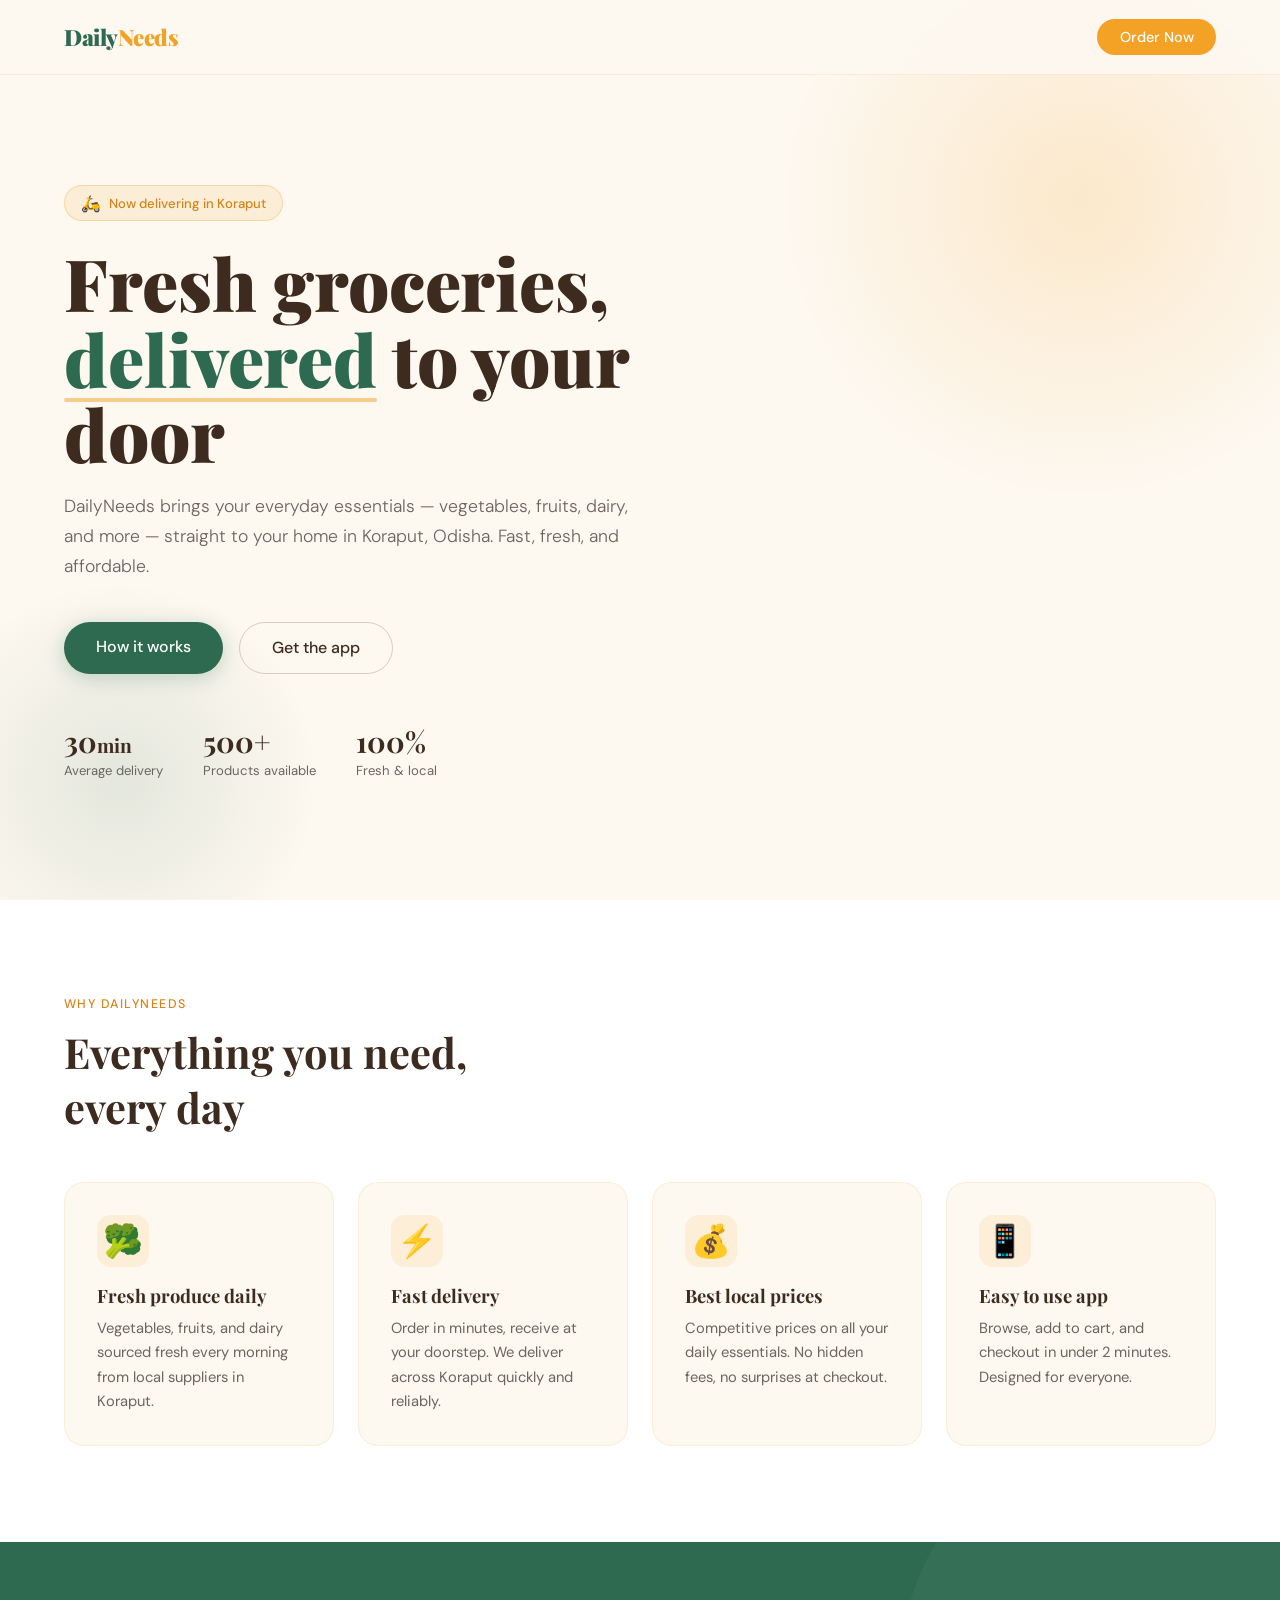
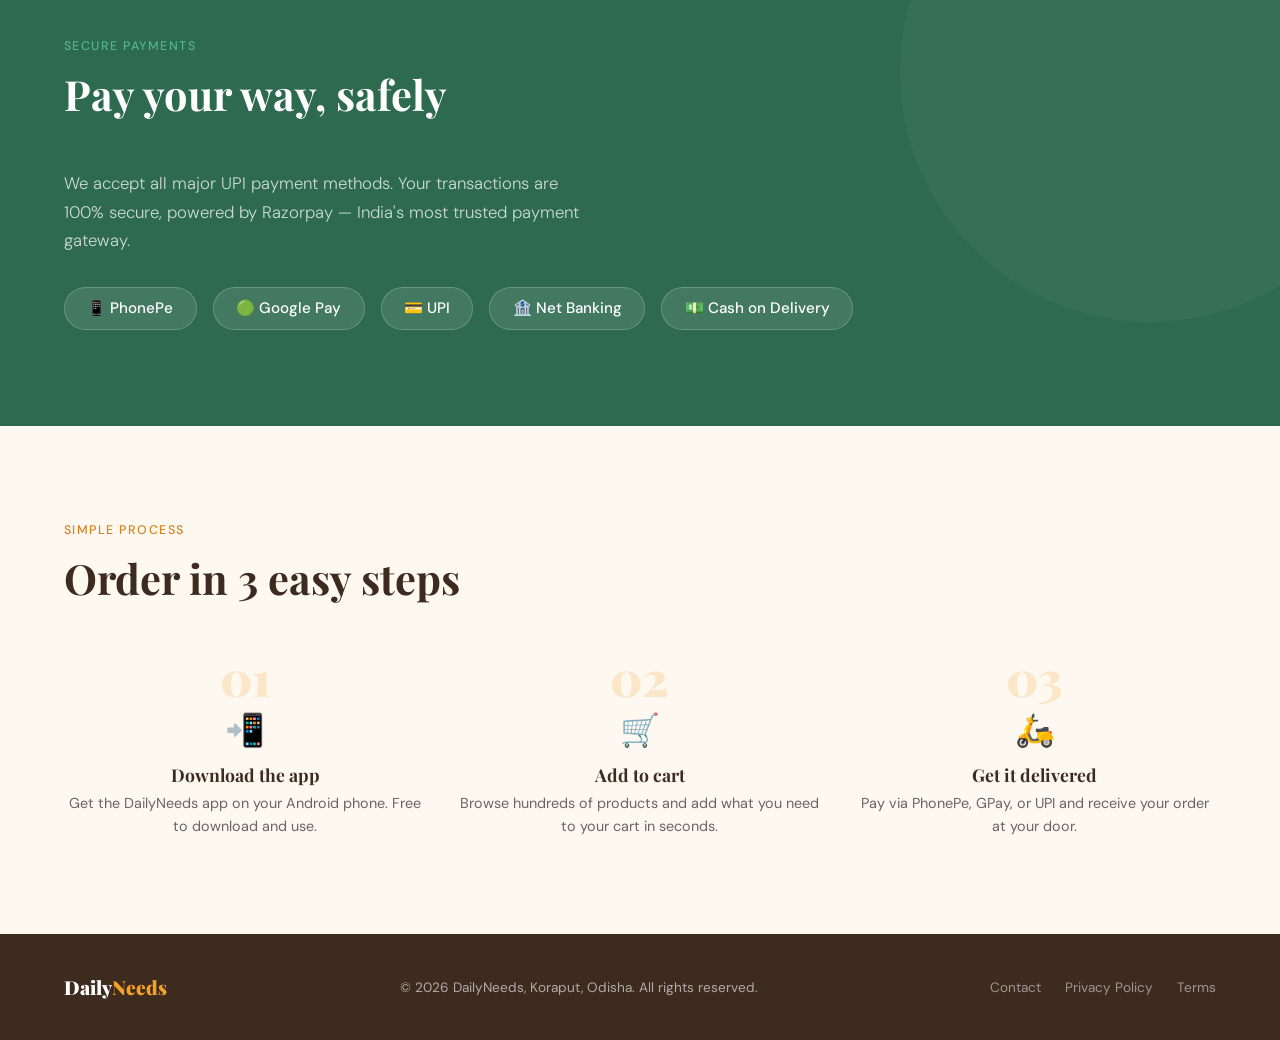
<file: index.html>
<!DOCTYPE html>
<html lang="en">
<head>
  <meta charset="UTF-8"/>
  <meta name="viewport" content="width=device-width, initial-scale=1.0"/>
  <title>DailyNeeds — Grocery Delivery in Koraput</title>
  <link href="https://fonts.googleapis.com/css2?family=Playfair+Display:wght@700;900&family=DM+Sans:wght@300;400;500&display=swap" rel="stylesheet"/>
  <style>
    *, *::before, *::after { box-sizing: border-box; margin: 0; padding: 0; }

    :root {
      --saffron: #F4A226;
      --saffron-dark: #D4841A;
      --green: #2D6A4F;
      --green-light: #52B788;
      --cream: #FDF8F0;
      --brown: #3D2B1F;
      --gray: #6B6560;
      --white: #FFFFFF;
    }

    html { scroll-behavior: smooth; }

    body {
      font-family: 'DM Sans', sans-serif;
      background: var(--cream);
      color: var(--brown);
      overflow-x: hidden;
    }

    /* NAV */
    nav {
      position: fixed; top: 0; left: 0; right: 0; z-index: 100;
      display: flex; align-items: center; justify-content: space-between;
      padding: 1.2rem 5%;
      background: rgba(253,248,240,0.92);
      backdrop-filter: blur(12px);
      border-bottom: 1px solid rgba(244,162,38,0.15);
    }
    .nav-logo {
      font-family: 'Playfair Display', serif;
      font-size: 1.4rem; font-weight: 900;
      color: var(--green);
      letter-spacing: -0.5px;
    }
    .nav-logo span { color: var(--saffron); }
    .nav-cta {
      background: var(--saffron);
      color: var(--white);
      border: none; border-radius: 50px;
      padding: 0.55rem 1.4rem;
      font-family: 'DM Sans', sans-serif;
      font-size: 0.9rem; font-weight: 500;
      cursor: pointer; text-decoration: none;
      transition: background 0.2s, transform 0.2s;
    }
    .nav-cta:hover { background: var(--saffron-dark); transform: translateY(-1px); }

    /* HERO */
    .hero {
      min-height: 100vh;
      display: flex; align-items: center;
      padding: 8rem 5% 4rem;
      position: relative;
      overflow: hidden;
    }
    .hero::before {
      content: '';
      position: absolute; top: -100px; right: -100px;
      width: 600px; height: 600px; border-radius: 50%;
      background: radial-gradient(circle, rgba(244,162,38,0.18) 0%, transparent 70%);
      pointer-events: none;
    }
    .hero::after {
      content: '';
      position: absolute; bottom: -80px; left: -80px;
      width: 400px; height: 400px; border-radius: 50%;
      background: radial-gradient(circle, rgba(45,106,79,0.12) 0%, transparent 70%);
      pointer-events: none;
    }
    .hero-content { max-width: 580px; position: relative; z-index: 1; }
    .hero-badge {
      display: inline-flex; align-items: center; gap: 0.5rem;
      background: rgba(244,162,38,0.12);
      border: 1px solid rgba(244,162,38,0.3);
      border-radius: 50px;
      padding: 0.4rem 1rem;
      font-size: 0.82rem; font-weight: 500;
      color: var(--saffron-dark);
      margin-bottom: 1.5rem;
      animation: fadeUp 0.6s ease both;
    }
    .hero-badge::before { content: '🛵'; font-size: 1rem; }

    h1 {
      font-family: 'Playfair Display', serif;
      font-size: clamp(2.8rem, 6vw, 4.5rem);
      font-weight: 900;
      line-height: 1.05;
      color: var(--brown);
      margin-bottom: 1.25rem;
      animation: fadeUp 0.6s 0.1s ease both;
    }
    h1 em {
      font-style: normal;
      color: var(--green);
      position: relative;
    }
    h1 em::after {
      content: '';
      position: absolute; bottom: 4px; left: 0; right: 0; height: 4px;
      background: var(--saffron); border-radius: 2px; opacity: 0.5;
    }

    .hero-sub {
      font-size: 1.1rem; font-weight: 300; color: var(--gray);
      line-height: 1.7; margin-bottom: 2.5rem;
      animation: fadeUp 0.6s 0.2s ease both;
    }

    .hero-actions {
      display: flex; gap: 1rem; flex-wrap: wrap;
      animation: fadeUp 0.6s 0.3s ease both;
    }
    .btn-primary {
      background: var(--green);
      color: var(--white);
      border: none; border-radius: 50px;
      padding: 0.9rem 2rem;
      font-family: 'DM Sans', sans-serif;
      font-size: 1rem; font-weight: 500;
      cursor: pointer; text-decoration: none;
      transition: background 0.2s, transform 0.2s, box-shadow 0.2s;
      box-shadow: 0 4px 20px rgba(45,106,79,0.25);
    }
    .btn-primary:hover { background: #235c40; transform: translateY(-2px); box-shadow: 0 8px 28px rgba(45,106,79,0.3); }
    .btn-secondary {
      background: transparent;
      color: var(--brown);
      border: 1.5px solid rgba(61,43,31,0.2);
      border-radius: 50px;
      padding: 0.9rem 2rem;
      font-family: 'DM Sans', sans-serif;
      font-size: 1rem; font-weight: 500;
      cursor: pointer; text-decoration: none;
      transition: border-color 0.2s, transform 0.2s;
    }
    .btn-secondary:hover { border-color: var(--green); color: var(--green); transform: translateY(-2px); }

    .hero-stats {
      display: flex; gap: 2.5rem; margin-top: 3rem;
      animation: fadeUp 0.6s 0.4s ease both;
    }
    .stat-num {
      font-family: 'Playfair Display', serif;
      font-size: 1.8rem; font-weight: 700; color: var(--brown);
    }
    .stat-label { font-size: 0.82rem; color: var(--gray); margin-top: 2px; }

    /* FEATURES */
    .features {
      padding: 6rem 5%;
      background: var(--white);
    }
    .section-label {
      font-size: 0.78rem; font-weight: 500; letter-spacing: 0.12em;
      text-transform: uppercase; color: var(--saffron-dark);
      margin-bottom: 0.75rem;
    }
    .section-title {
      font-family: 'Playfair Display', serif;
      font-size: clamp(1.8rem, 4vw, 2.6rem);
      font-weight: 700; color: var(--brown);
      margin-bottom: 3rem; max-width: 480px;
    }
    .features-grid {
      display: grid;
      grid-template-columns: repeat(auto-fit, minmax(260px, 1fr));
      gap: 1.5rem;
    }
    .feature-card {
      background: var(--cream);
      border-radius: 20px;
      padding: 2rem;
      border: 1px solid rgba(244,162,38,0.12);
      transition: transform 0.25s, box-shadow 0.25s;
    }
    .feature-card:hover { transform: translateY(-4px); box-shadow: 0 12px 40px rgba(61,43,31,0.08); }
    .feature-icon {
      font-size: 2rem; margin-bottom: 1rem;
      width: 52px; height: 52px;
      background: rgba(244,162,38,0.12);
      border-radius: 14px;
      display: flex; align-items: center; justify-content: center;
    }
    .feature-title {
      font-family: 'Playfair Display', serif;
      font-size: 1.15rem; font-weight: 700;
      color: var(--brown); margin-bottom: 0.5rem;
    }
    .feature-desc { font-size: 0.92rem; color: var(--gray); line-height: 1.65; }

    /* PAYMENT */
    .payment-section {
      padding: 6rem 5%;
      background: var(--green);
      color: var(--white);
      position: relative; overflow: hidden;
    }
    .payment-section::before {
      content: '';
      position: absolute; top: -120px; right: -120px;
      width: 500px; height: 500px; border-radius: 50%;
      background: rgba(255,255,255,0.04);
      pointer-events: none;
    }
    .payment-section .section-label { color: var(--green-light); }
    .payment-section .section-title { color: var(--white); }
    .payment-methods {
      display: flex; gap: 1rem; flex-wrap: wrap; margin-top: 2rem;
    }
    .payment-pill {
      background: rgba(255,255,255,0.1);
      border: 1px solid rgba(255,255,255,0.2);
      border-radius: 50px;
      padding: 0.65rem 1.4rem;
      font-size: 0.95rem; font-weight: 500;
      color: var(--white);
      display: flex; align-items: center; gap: 0.5rem;
    }
    .payment-desc {
      font-size: 1.05rem; font-weight: 300;
      line-height: 1.7; color: rgba(255,255,255,0.75);
      max-width: 520px; margin-bottom: 1.5rem;
    }

    /* HOW IT WORKS */
    .how-section { padding: 6rem 5%; background: var(--cream); }
    .steps { display: grid; grid-template-columns: repeat(auto-fit, minmax(220px, 1fr)); gap: 2rem; margin-top: 3rem; }
    .step { text-align: center; }
    .step-num {
      font-family: 'Playfair Display', serif;
      font-size: 3rem; font-weight: 900;
      color: rgba(244,162,38,0.2);
      line-height: 1;
      margin-bottom: 0.5rem;
    }
    .step-icon { font-size: 2rem; margin-bottom: 0.75rem; }
    .step-title {
      font-family: 'Playfair Display', serif;
      font-size: 1.1rem; font-weight: 700;
      color: var(--brown); margin-bottom: 0.4rem;
    }
    .step-desc { font-size: 0.9rem; color: var(--gray); line-height: 1.6; }

    /* FOOTER */
    footer {
      background: var(--brown); color: rgba(255,255,255,0.6);
      padding: 2.5rem 5%;
      display: flex; align-items: center; justify-content: space-between;
      flex-wrap: wrap; gap: 1rem;
    }
    .footer-logo {
      font-family: 'Playfair Display', serif;
      font-size: 1.2rem; font-weight: 900;
      color: var(--white);
    }
    .footer-logo span { color: var(--saffron); }
    footer p { font-size: 0.85rem; }
    .footer-links { display: flex; gap: 1.5rem; }
    .footer-links a { color: rgba(255,255,255,0.5); text-decoration: none; font-size: 0.85rem; transition: color 0.2s; }
    .footer-links a:hover { color: var(--saffron); }

    @keyframes fadeUp {
      from { opacity: 0; transform: translateY(24px); }
      to   { opacity: 1; transform: translateY(0); }
    }

    @media (max-width: 600px) {
      .hero-stats { gap: 1.5rem; }
      footer { flex-direction: column; text-align: center; }
      .footer-links { justify-content: center; }
    }
  </style>
</head>
<body>

  <!-- NAV -->
  <nav>
    <div class="nav-logo">Daily<span>Needs</span></div>
    <a href="#contact" class="nav-cta">Order Now</a>
  </nav>

  <!-- HERO -->
  <section class="hero">
    <div class="hero-content">
      <div class="hero-badge">Now delivering in Koraput</div>
      <h1>Fresh groceries, <em>delivered</em> to your door</h1>
      <p class="hero-sub">DailyNeeds brings your everyday essentials — vegetables, fruits, dairy, and more — straight to your home in Koraput, Odisha. Fast, fresh, and affordable.</p>
      <div class="hero-actions">
        <a href="#how" class="btn-primary">How it works</a>
        <a href="#contact" class="btn-secondary">Get the app</a>
      </div>
      <div class="hero-stats">
        <div>
          <div class="stat-num">30<span style="font-size:1.2rem">min</span></div>
          <div class="stat-label">Average delivery</div>
        </div>
        <div>
          <div class="stat-num">500+</div>
          <div class="stat-label">Products available</div>
        </div>
        <div>
          <div class="stat-num">100%</div>
          <div class="stat-label">Fresh & local</div>
        </div>
      </div>
    </div>
  </section>

  <!-- FEATURES -->
  <section class="features" id="features">
    <div class="section-label">Why DailyNeeds</div>
    <div class="section-title">Everything you need, every day</div>
    <div class="features-grid">
      <div class="feature-card">
        <div class="feature-icon">🥦</div>
        <div class="feature-title">Fresh produce daily</div>
        <div class="feature-desc">Vegetables, fruits, and dairy sourced fresh every morning from local suppliers in Koraput.</div>
      </div>
      <div class="feature-card">
        <div class="feature-icon">⚡</div>
        <div class="feature-title">Fast delivery</div>
        <div class="feature-desc">Order in minutes, receive at your doorstep. We deliver across Koraput quickly and reliably.</div>
      </div>
      <div class="feature-card">
        <div class="feature-icon">💰</div>
        <div class="feature-title">Best local prices</div>
        <div class="feature-desc">Competitive prices on all your daily essentials. No hidden fees, no surprises at checkout.</div>
      </div>
      <div class="feature-card">
        <div class="feature-icon">📱</div>
        <div class="feature-title">Easy to use app</div>
        <div class="feature-desc">Browse, add to cart, and checkout in under 2 minutes. Designed for everyone.</div>
      </div>
    </div>
  </section>

  <!-- PAYMENT -->
  <section class="payment-section" id="payment">
    <div class="section-label">Secure Payments</div>
    <div class="section-title">Pay your way, safely</div>
    <p class="payment-desc">We accept all major UPI payment methods. Your transactions are 100% secure, powered by Razorpay — India's most trusted payment gateway.</p>
    <div class="payment-methods">
      <div class="payment-pill">📱 PhonePe</div>
      <div class="payment-pill">🟢 Google Pay</div>
      <div class="payment-pill">💳 UPI</div>
      <div class="payment-pill">🏦 Net Banking</div>
      <div class="payment-pill">💵 Cash on Delivery</div>
    </div>
  </section>

  <!-- HOW IT WORKS -->
  <section class="how-section" id="how">
    <div class="section-label">Simple process</div>
    <div class="section-title">Order in 3 easy steps</div>
    <div class="steps">
      <div class="step">
        <div class="step-num">01</div>
        <div class="step-icon">📲</div>
        <div class="step-title">Download the app</div>
        <div class="step-desc">Get the DailyNeeds app on your Android phone. Free to download and use.</div>
      </div>
      <div class="step">
        <div class="step-num">02</div>
        <div class="step-icon">🛒</div>
        <div class="step-title">Add to cart</div>
        <div class="step-desc">Browse hundreds of products and add what you need to your cart in seconds.</div>
      </div>
      <div class="step">
        <div class="step-num">03</div>
        <div class="step-icon">🛵</div>
        <div class="step-title">Get it delivered</div>
        <div class="step-desc">Pay via PhonePe, GPay, or UPI and receive your order at your door.</div>
      </div>
    </div>
  </section>

  <!-- FOOTER -->
  <footer id="contact">
    <div class="footer-logo">Daily<span>Needs</span></div>
    <p>© 2026 DailyNeeds, Koraput, Odisha. All rights reserved.</p>
    <div class="footer-links">
      <a href="mailto:kprafullasd@gmail.com">Contact</a>
      <a href="#">Privacy Policy</a>
      <a href="#">Terms</a>
    </div>
  </footer>

</body>
</html>
</file>
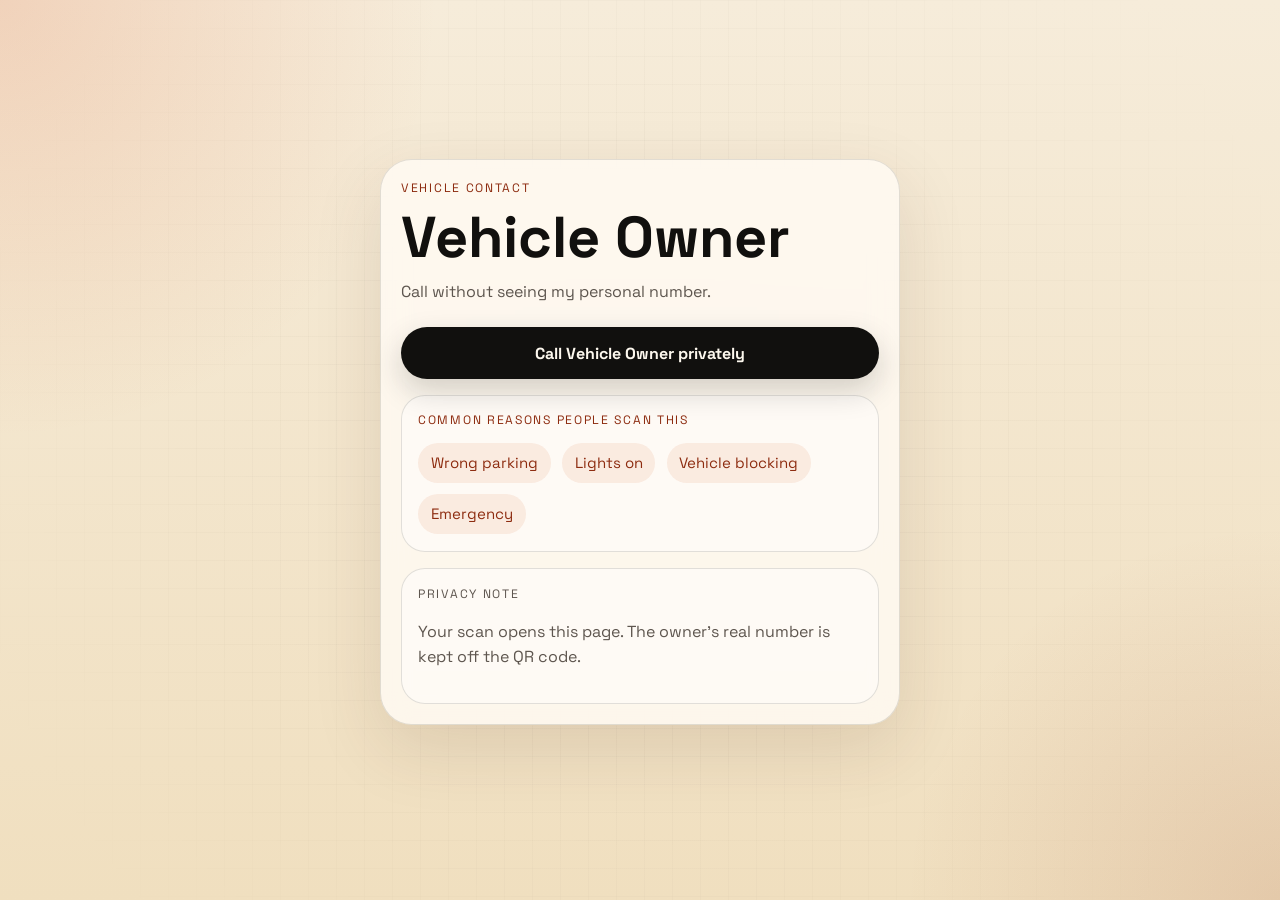
<file: tag/owner/index.html>
<!doctype html>
  <html lang="en">
    <head>
      <meta charset="utf-8">
      <meta name="viewport" content="width=device-width, initial-scale=1">
      <title>Scan to contact me privately</title>
      <link rel="preconnect" href="https://fonts.googleapis.com">
      <link rel="preconnect" href="https://fonts.gstatic.com" crossorigin>
      <link href="https://fonts.googleapis.com/css2?family=Space+Grotesk:wght@400;500;700&family=Instrument+Serif:ital@0;1&display=swap" rel="stylesheet">
      <link rel="stylesheet" href="/assets/styles.css">
    </head>
    <body class="tag-page">
      
    <main class="shell shell-tag">
      <section class="contact-card">
        <p class="eyebrow">Vehicle contact</p>
        <h1>Vehicle Owner</h1>
        <p class="lead">Call without seeing my personal number.</p>
        <a class="button button-primary button-wide" href="tel:09513886363">Call Vehicle Owner privately</a>
        <div class="reason-block">
          <p class="reason-label">Common reasons people scan this</p>
          <ul class="reason-list"><li class="reason-chip">Wrong parking</li><li class="reason-chip">Lights on</li><li class="reason-chip">Vehicle blocking</li><li class="reason-chip">Emergency</li></ul>
        </div>
        <div class="privacy-panel">
          <p class="privacy-title">Privacy note</p>
          <p>Your scan opens this page. The owner’s real number is kept off the QR code.</p>
        </div>
      </section>
    </main>
  
    </body>
  </html>
</file>
<file: assets/styles.css>
:root {
  --bg: #f6ecda;
  --bg-deep: #f0dfbf;
  --card: rgba(255, 251, 243, 0.84);
  --ink: #11100e;
  --muted: #5e564f;
  --accent: #d95f2f;
  --accent-deep: #8d2c10;
  --line: rgba(17, 16, 14, 0.12);
  --shadow: 0 24px 70px rgba(74, 42, 27, 0.12);
}

* {
  box-sizing: border-box;
}

html,
body {
  margin: 0;
  min-height: 100%;
}

body {
  font-family: "Space Grotesk", sans-serif;
  color: var(--ink);
  background:
    radial-gradient(circle at top left, rgba(217, 95, 47, 0.18), transparent 28%),
    radial-gradient(circle at bottom right, rgba(141, 44, 16, 0.12), transparent 24%),
    linear-gradient(180deg, var(--bg) 0%, var(--bg-deep) 100%);
}

body::before {
  content: "";
  position: fixed;
  inset: 0;
  pointer-events: none;
  background-image:
    linear-gradient(rgba(17, 16, 14, 0.03) 1px, transparent 1px),
    linear-gradient(90deg, rgba(17, 16, 14, 0.03) 1px, transparent 1px);
  background-size: 28px 28px;
  mask-image: radial-gradient(circle at center, black 20%, transparent 90%);
}

a {
  color: inherit;
}

code {
  font-family: "Space Grotesk", sans-serif;
  font-size: 0.92em;
  background: rgba(17, 16, 14, 0.06);
  border-radius: 999px;
  padding: 0.18rem 0.48rem;
}

.shell {
  width: min(1080px, calc(100% - 2rem));
  margin: 0 auto;
  padding: 2rem 0 3rem;
  position: relative;
}

.shell-home {
  padding-top: 3rem;
}

.shell-tag {
  min-height: 100vh;
  display: grid;
  place-items: center;
}

.hero-card,
.contact-card {
  border: 1px solid var(--line);
  border-radius: 32px;
  background: var(--card);
  backdrop-filter: blur(14px);
  box-shadow: var(--shadow);
}

.hero-card {
  display: grid;
  grid-template-columns: 1.3fr 0.8fr;
  gap: 1.5rem;
  padding: 1.5rem;
}

.hero-copy,
.qr-panel,
.contact-card {
  padding: 1.25rem;
}

.contact-card {
  width: min(520px, 100%);
}

.eyebrow,
.reason-label,
.privacy-title {
  text-transform: uppercase;
  letter-spacing: 0.14em;
  font-size: 0.76rem;
  color: var(--accent-deep);
  margin: 0 0 0.9rem;
}

h1,
h2 {
  margin: 0;
}

h1 {
  font-size: clamp(2.5rem, 5vw, 4.8rem);
  line-height: 0.94;
}

.contact-card h1 {
  font-size: clamp(2.3rem, 8vw, 3.6rem);
}

h2 {
  font-size: 1rem;
}

.lead,
.caption,
.info-card p,
.privacy-panel p,
.inline-note,
.setup-warning li,
.setup-warning p,
.setup-ok {
  color: var(--muted);
  line-height: 1.55;
}

.lead {
  margin: 1rem 0 0;
  max-width: 38rem;
  font-size: 1rem;
}

.cta-row {
  display: flex;
  flex-wrap: wrap;
  gap: 0.85rem;
  margin-top: 1.5rem;
}

.button {
  display: inline-flex;
  justify-content: center;
  align-items: center;
  gap: 0.4rem;
  min-height: 52px;
  padding: 0.85rem 1.2rem;
  border-radius: 999px;
  text-decoration: none;
  font-weight: 700;
  transition: transform 160ms ease, box-shadow 160ms ease, background 160ms ease;
}

.button:hover {
  transform: translateY(-1px);
}

.button-primary {
  background: var(--ink);
  color: #fdf8ee;
  box-shadow: 0 12px 30px rgba(17, 16, 14, 0.18);
}

.button-secondary {
  border: 1px solid var(--line);
  background: rgba(255, 255, 255, 0.5);
}

.button-wide {
  width: 100%;
  margin-top: 1.4rem;
}

.qr-panel {
  display: grid;
  gap: 1rem;
  align-content: start;
}

.qr-frame {
  display: grid;
  place-items: center;
  background: #f8f1df;
  border: 1px solid rgba(17, 16, 14, 0.08);
  border-radius: 28px;
  padding: 1rem;
  aspect-ratio: 1;
}

.qr-frame svg {
  width: 100%;
  height: auto;
}

.details-grid {
  display: grid;
  grid-template-columns: repeat(auto-fit, minmax(220px, 1fr));
  gap: 1rem;
  margin-top: 1rem;
}

.info-card,
.privacy-panel,
.reason-block,
.setup-warning,
.inline-note {
  border: 1px solid var(--line);
  border-radius: 24px;
  background: rgba(255, 255, 255, 0.48);
}

.info-card {
  padding: 1.1rem 1.15rem;
}

.setup-warning,
.inline-note,
.reason-block,
.privacy-panel {
  padding: 1rem 1rem 1.1rem;
}

.setup-warning ul,
.reason-list {
  list-style: none;
  padding: 0;
  margin: 0;
}

.setup-warning p,
.setup-ok {
  margin: 1rem 0 0;
}

.setup-warning li + li {
  margin-top: 0.35rem;
}

.reason-block,
.privacy-panel {
  margin-top: 1rem;
}

.reason-list {
  display: flex;
  flex-wrap: wrap;
  gap: 0.7rem;
}

.reason-chip {
  display: inline-flex;
  align-items: center;
  min-height: 40px;
  padding: 0.35rem 0.8rem;
  border-radius: 999px;
  background: rgba(217, 95, 47, 0.1);
  color: var(--accent-deep);
  font-size: 0.94rem;
}

.caption {
  margin: 0;
}

@media (max-width: 860px) {
  .hero-card,
  .details-grid {
    grid-template-columns: 1fr;
  }

  .shell-home {
    padding-top: 1.2rem;
  }
}
</file>
